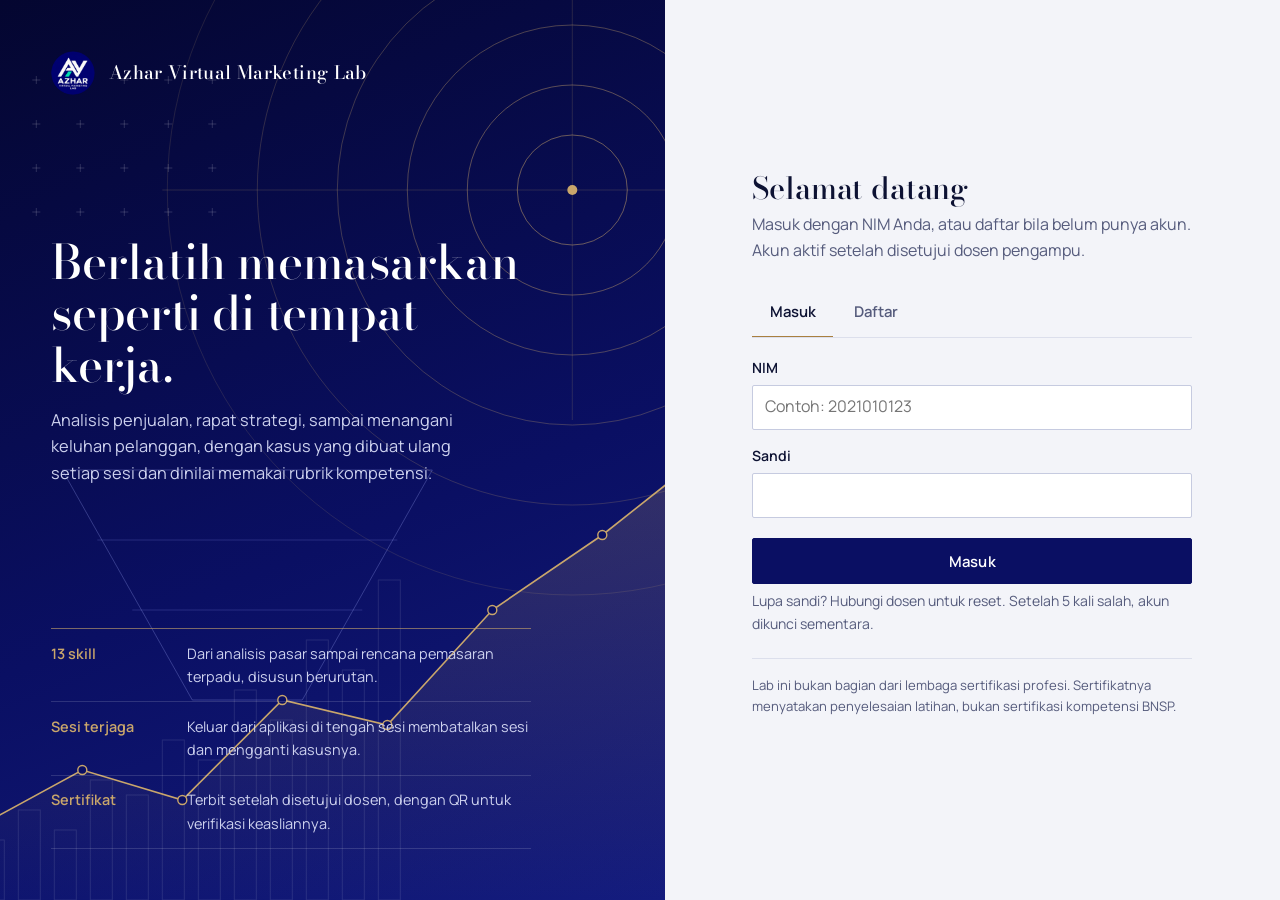
<file: index.html>
<!doctype html>
<html lang="id">
<head>
<meta charset="utf-8">
<meta name="viewport" content="width=device-width,initial-scale=1,viewport-fit=cover">
<title>Virtual Lab Marketing</title>
<meta name="description" content="Ruang riset dan pelatihan marketing: simulasi, analitik, dan jurnal lab untuk mahasiswa.">
<meta name="theme-color" content="#000171">
<meta name="apple-mobile-web-app-capable" content="yes">
<meta name="mobile-web-app-capable" content="yes">
<meta name="apple-mobile-web-app-title" content="Azhar Lab">
<link rel="manifest" href="manifest.webmanifest">
<link rel="icon" href="icons/icon-192.png">
<link rel="apple-touch-icon" href="icons/apple-touch-icon.png">
<link rel="preconnect" href="https://fonts.googleapis.com">
<link rel="preconnect" href="https://fonts.gstatic.com" crossorigin>
<link href="https://fonts.googleapis.com/css2?family=Bodoni+Moda:opsz,wght@6..96,400;6..96,500;6..96,600&family=Manrope:wght@400;500;600;700&display=swap" rel="stylesheet">
<link rel="stylesheet" href="css/style.css">
</head>
<body>
<header class="topbar">
  <a class="brand" href="#/"><img class="logo" src="assets/logo.png" alt="" width="30" height="30"><span>Azhar Virtual <b>Marketing Lab</b></span></a>
  <nav id="nav" aria-label="Navigasi utama"></nav>
  <button id="installBtn" class="btn small" hidden>Pasang</button>
</header>
<main id="view" tabindex="-1"></main>
<footer id="foot"></footer>
<div id="toast" role="status" aria-live="polite"></div>
<noscript><p style="padding:1rem">Aplikasi ini memerlukan JavaScript.</p></noscript>
<script src="config.js"></script>
<script src="js/core.js"></script>
<script src="js/ui.js"></script>
<script src="js/mod-ads.js"></script>
<script src="js/mod-market.js"></script>
<script src="js/mod-analytics.js"></script>
<script src="js/mod-research.js"></script>
<script src="js/mod-strategy.js"></script>
<script src="js/mod-funnel.js"></script>
<script src="js/skills-data.js"></script>
<script src="js/vendor/qrcode.js"></script>
<script src="js/mod-ai.js"></script>
<script src="js/api.js"></script>
<script src="js/auth.js"></script>
<script src="js/skills.js"></script>
<script src="js/cert.js"></script>
<script src="js/app.js"></script>
</body>
</html>
</file>
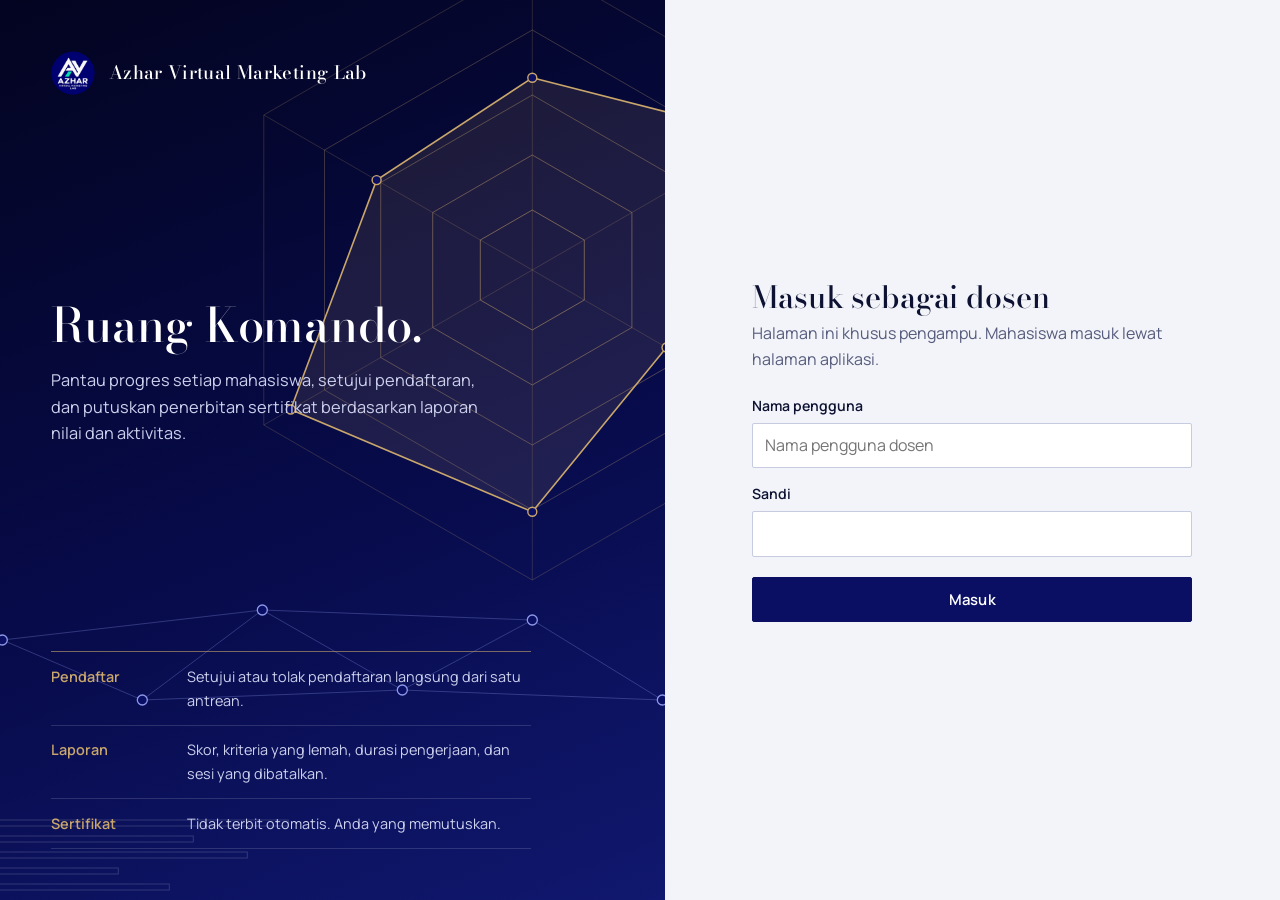
<file: dosen.html>
<!doctype html>
<html lang="id">
<head>
<meta charset="utf-8">
<meta name="viewport" content="width=device-width,initial-scale=1,viewport-fit=cover">
<meta name="robots" content="noindex,nofollow">
<title>Ruang Komando · Azhar Virtual Marketing Lab</title>
<meta name="theme-color" content="#000171">
<link rel="icon" href="icons/icon-192.png">
<link rel="manifest" href="manifest-dosen.webmanifest">
<link rel="apple-touch-icon" href="icons/apple-touch-icon.png">
<meta name="apple-mobile-web-app-capable" content="yes">
<meta name="apple-mobile-web-app-title" content="Ruang Komando">
<link rel="preconnect" href="https://fonts.googleapis.com">
<link rel="preconnect" href="https://fonts.gstatic.com" crossorigin>
<link href="https://fonts.googleapis.com/css2?family=Bodoni+Moda:opsz,wght@6..96,400;6..96,500;6..96,600&family=Manrope:wght@400;500;600;700&display=swap" rel="stylesheet">
<link rel="stylesheet" href="css/style.css">
</head>
<body class="dosen">
<header class="topbar">
  <span class="brand"><img class="logo" src="assets/logo.png" alt="" width="30" height="30"><span>Azhar Virtual <b>Marketing Lab</b></span></span>
  <nav id="who" aria-label="Akun dosen" style="margin-left:auto;display:flex;gap:.6rem;align-items:center"></nav>
</header>
<main id="view" tabindex="-1"></main>
<footer id="foot"></footer>
<div id="toast" role="status" aria-live="polite"></div>
<noscript><p style="padding:1rem">Halaman ini memerlukan JavaScript.</p></noscript>
<script src="config.js"></script>
<script src="js/core.js"></script>
<script src="js/ui.js"></script>
<script src="js/mod-ads.js"></script>
<script src="js/mod-market.js"></script>
<script src="js/mod-analytics.js"></script>
<script src="js/mod-research.js"></script>
<script src="js/mod-strategy.js"></script>
<script src="js/mod-funnel.js"></script>
<script src="js/dosen.js"></script>
</body>
</html>
</file>
<file: css/style.css>
/* Azhar Virtual Marketing Lab — tema biru malam dan kuningan */
:root{
  --serif:"Bodoni Moda","Didot","Playfair Display","Hoefler Text",Georgia,serif;
  --sans:"Manrope",system-ui,-apple-system,"Segoe UI",Roboto,sans-serif;
  --paper:#F3F4F9; --card:#FFFFFF; --ink:#0D1233; --muted:#555B7C; --line:#DCDFEC; --line2:#C6CBE0;
  --brand:#0A0F63; --brand-deep:#050838; --brand-ink:#FFFFFF; --gold:#A97F3F; --gold-hi:#C9A66B; --accent:#A97F3F;
  --soft:#ECEEF8; --note:#F4EEE1; --good:#1C6B4D; --bad:#9B2C2C; --warn:#8A6420;
  --bg:var(--paper); --radius:3px; --shadow:none;
}
@media (prefers-color-scheme:dark){
  :root{--paper:#070A27; --card:#0E1340; --ink:#ECEBF3; --muted:#A5AACA; --line:#232A63; --line2:#323A7C; --brand:#C9A66B; --brand-ink:#0A0F3A; --gold:#C9A66B; --accent:#C9A66B;
    --soft:#141A52; --note:#1B1F55; --good:#5FC59B; --bad:#F29A9A; --warn:#E0B866}
}
*{box-sizing:border-box}
html{-webkit-text-size-adjust:100%}
body{margin:0;background:var(--paper);color:var(--ink);font:400 16px/1.62 var(--sans);padding-bottom:env(safe-area-inset-bottom);-webkit-font-smoothing:antialiased}
h1,h2,h3,h4{margin:0 0 .5rem;line-height:1.25}
h1,h2{font-family:var(--serif);font-weight:500;letter-spacing:-.005em}
h1{font-size:clamp(1.7rem,3.2vw,2.3rem);line-height:1.15} h2{font-size:1.45rem} h3{font-size:1.02rem;font-weight:700} h4{font-size:.95rem;font-weight:700}
p{margin:.4rem 0 .85rem}
a{color:var(--brand)} @media (prefers-color-scheme:dark){a{color:var(--gold-hi)}}
.muted{color:var(--muted)} .small{font-size:.875rem}
::selection{background:var(--gold-hi);color:#050838}

/* Bilah atas */
.topbar{position:sticky;top:0;z-index:20;display:flex;align-items:center;gap:1rem;padding:.7rem clamp(1rem,3vw,2rem);padding-top:calc(.7rem + env(safe-area-inset-top));background:var(--brand-deep);color:#fff;border-bottom:1px solid rgba(201,166,107,.55)}
.brand{display:flex;align-items:center;gap:.65rem;color:inherit;text-decoration:none;white-space:nowrap;font-family:var(--serif);font-size:1.12rem;font-weight:500;letter-spacing:.01em}
.brand b{font-weight:600;color:var(--gold-hi)}
.logo{width:32px;height:32px;border-radius:50%;display:block}
#nav{display:flex;gap:.2rem;overflow-x:auto;margin-left:auto;scrollbar-width:none}
#nav a{color:#CDD1EE;text-decoration:none;padding:.4rem .75rem;font-size:.9rem;font-weight:500;white-space:nowrap;border-bottom:2px solid transparent}
#nav a:hover{color:#fff}
#nav a.on{color:#fff;border-bottom-color:var(--gold-hi)}
.badge{display:inline-block;min-width:1.2rem;padding:0 .35rem;margin-left:.3rem;background:var(--gold-hi);color:#050838;font-size:.72rem;font-weight:700;text-align:center;border-radius:2px}
main{max-width:1040px;margin:0 auto;padding:1.6rem clamp(1rem,3vw,2rem) 3.5rem;outline:none}

/* Panel */
.card{background:var(--card);border:1px solid var(--line);border-radius:var(--radius);padding:1.25rem 1.4rem;margin:0 0 1rem}
.card.err{border-left:3px solid var(--bad);background:var(--card);color:var(--bad)}
.card.note{background:var(--note);border:0;border-left:3px solid var(--gold);color:var(--ink)}
.card.verified{border:1px solid var(--line);border-left:3px solid var(--good);background:var(--card)}
.card h2{margin-bottom:.4rem}

/* Pita judul (dasbor) */
.band,.hero{position:relative;overflow:hidden;background:linear-gradient(150deg,#040630 0%,#0A0F63 62%,#141C7E 100%);color:#fff;border:0;border-radius:var(--radius);padding:2.2rem clamp(1.2rem,3vw,2.2rem) 3.4rem;margin:0 0 1rem}
.band-art{position:absolute;inset:0;pointer-events:none} .band-art svg,.band-art .art{width:100%;height:100%;display:block} @media(max-width:640px){.band-art{opacity:.35}}
.band-in{position:relative;max-width:46rem}
.band h1,.hero h1{color:#fff;margin-bottom:.5rem} .band p,.hero p{color:#CDD1EE;margin:0;max-width:40rem}
.hero{padding-bottom:2.2rem} .hero .muted{color:#CDD1EE}
.band + .kpis{margin-top:-2.2rem;position:relative;z-index:2;margin-left:clamp(.6rem,2vw,1.4rem);margin-right:clamp(.6rem,2vw,1.4rem)}

/* Angka ringkas */
.kpis{display:grid;gap:1px;grid-template-columns:repeat(auto-fit,minmax(150px,1fr));margin:1rem 0 1.4rem;background:var(--line);border:1px solid var(--line);border-radius:var(--radius);overflow:hidden}
.kpi{background:var(--card);padding:.95rem 1.15rem;border-radius:0}
.kpi .v{display:block;font-family:var(--serif);font-size:1.75rem;font-weight:500;line-height:1.15;word-break:break-word}
.kpi .l{display:block;font-size:.8rem;color:var(--muted);margin-top:.15rem}
.kpi.good .v{color:var(--good)} .kpi.bad .v{color:var(--bad)}

/* Modul Lab Bebas */
.grid{display:grid;gap:1rem;grid-template-columns:repeat(auto-fill,minmax(260px,1fr))}
.mod{display:flex;flex-direction:column;gap:.4rem;text-decoration:none;color:inherit;background:var(--card);border:1px solid var(--line);border-top:3px solid var(--brand);border-radius:var(--radius);padding:1.1rem 1.2rem;transition:border-color .15s,transform .15s}
.mod:hover{border-top-color:var(--gold);transform:translateY(-2px)}
.mod .ic{display:none}
.mod h3{margin:0;font-family:var(--serif);font-size:1.2rem;font-weight:500}
.tags{display:flex;flex-wrap:wrap;gap:.3rem;margin-top:auto;padding-top:.5rem}
.tag{font-size:.74rem;padding:.08rem .5rem;border:1px solid var(--line2);border-radius:2px;color:var(--muted);background:none}
.chips{display:flex;flex-wrap:wrap;gap:.4rem;margin:.5rem 0 1.2rem}
.chip{border:1px solid var(--line2);background:var(--card);color:var(--ink);border-radius:2px;padding:.35rem .85rem;font:inherit;font-size:.88rem;cursor:pointer}
.chip.on{background:var(--brand);color:var(--brand-ink);border-color:var(--brand)}

/* Tombol */
.btn{font:inherit;font-size:.93rem;font-weight:600;letter-spacing:.01em;padding:.6rem 1.2rem;border-radius:2px;border:1px solid var(--line2);background:var(--card);color:var(--ink);cursor:pointer;min-height:44px;transition:border-color .15s,background .15s,box-shadow .15s}
.btn:hover{border-color:var(--brand)}
.btn.primary{background:var(--brand);color:var(--brand-ink);border-color:var(--brand)}
.btn.primary:hover{box-shadow:inset 0 -3px 0 var(--gold-hi)}
.btn.danger{color:var(--bad);border-color:var(--bad);background:transparent}
.btn.ghost{background:transparent}
.btn.small{min-height:34px;padding:.3rem .75rem;font-size:.84rem}
.btn[disabled]{opacity:.5;cursor:not-allowed}
.topbar .btn{background:transparent;color:#fff;border-color:rgba(255,255,255,.35)}
.topbar .btn:hover{border-color:var(--gold-hi)}
.row{display:flex;flex-wrap:wrap;gap:.5rem;align-items:center;margin:.7rem 0} .row.end{justify-content:flex-end}

/* Formulir */
.fld{display:block;margin:0 0 .95rem}
.lbl{display:block;font-weight:600;font-size:.88rem;margin-bottom:.3rem}
.hint{display:block;color:var(--muted);font-size:.8rem;margin-top:.25rem}
input,select,textarea{width:100%;font:inherit;color:var(--ink);background:var(--card);border:1px solid var(--line2);border-radius:2px;padding:.55rem .75rem;min-height:44px}
textarea{resize:vertical}
input:focus,select:focus,textarea:focus{outline:none;border-color:var(--gold);box-shadow:0 0 0 3px rgba(169,127,63,.28)}
.btn:focus-visible,.chip:focus-visible,a:focus-visible,.tab:focus-visible{outline:2px solid var(--gold);outline-offset:2px}
input[type=checkbox]{width:auto;min-height:0;margin-right:.45rem;accent-color:var(--brand)}
.cols{display:grid;gap:.9rem;grid-template-columns:repeat(auto-fit,minmax(210px,1fr))}

/* Tab */
.tabs{display:flex;gap:.2rem;overflow-x:auto;border-bottom:1px solid var(--line);margin-bottom:1.2rem;scrollbar-width:none}
.tab{font:inherit;font-weight:600;font-size:.93rem;background:none;border:none;border-bottom:2px solid transparent;margin-bottom:-1px;padding:.8rem 1.1rem;color:var(--muted);cursor:pointer;white-space:nowrap}
.tab:hover{color:var(--ink)}
.tab.on{color:var(--ink);border-bottom-color:var(--gold)}

/* Tabel */
.tbl-wrap{overflow-x:auto;margin:.5rem 0}
table{border-collapse:collapse;width:100%;font-size:.88rem}
th,td{padding:.7rem .8rem;border-bottom:1px solid var(--line);text-align:left;white-space:nowrap}
th{font-weight:700;font-size:.78rem;color:var(--muted);border-bottom:1px solid var(--line2);letter-spacing:.02em}
tbody tr:hover td{background:var(--soft)}
td.num,th.num{text-align:right}
tr.total td{font-weight:700;background:var(--soft)}

/* Grafik batang */
.bars{display:grid;gap:.6rem;margin:.6rem 0}
.bar{display:grid;grid-template-columns:minmax(110px,32%) 1fr auto;gap:.8rem;align-items:center;font-size:.86rem}
.bar .track{background:var(--soft);border-radius:0;height:10px;overflow:hidden}
.bar .fill{height:100%;background:var(--brand);border-radius:0} .bar .fill.neg{background:var(--bad)}
@media (prefers-color-scheme:dark){.bar .fill{background:var(--gold-hi)}}
pre.out{background:var(--soft);padding:.9rem 1rem;border-radius:2px;overflow:auto;white-space:pre-wrap;font:inherit;font-size:.9rem;border-left:3px solid var(--gold)}
.ok{color:var(--good)} .warn{color:var(--warn)} .bad{color:var(--bad)}

/* Dialog dan notifikasi */
.modal-back{position:fixed;inset:0;background:rgba(5,8,56,.62);z-index:50;display:flex;align-items:center;justify-content:center;padding:1rem}
.modal{background:var(--card);border:1px solid var(--line);border-top:3px solid var(--gold);border-radius:var(--radius);padding:1.4rem;width:min(540px,100%);max-height:90vh;overflow:auto}
#toast{position:fixed;left:50%;bottom:calc(1.2rem + env(safe-area-inset-bottom));transform:translate(-50%,20px);background:var(--brand-deep);color:#fff;padding:.7rem 1.1rem;border-left:3px solid var(--gold-hi);border-radius:2px;opacity:0;pointer-events:none;transition:.2s;z-index:60;max-width:90vw;font-size:.9rem}
#toast.show{opacity:1;transform:translate(-50%,0)}
#foot{max-width:1040px;margin:0 auto;padding:1.2rem clamp(1rem,3vw,2rem);color:var(--muted);font-size:.8rem;border-top:1px solid var(--line)}
.entry{border-left:3px solid var(--gold);padding-left:1rem;margin:0 0 1rem}
.entry h3{margin:0 0 .15rem}
.legend{display:flex;gap:1rem;flex-wrap:wrap;font-size:.8rem;color:var(--muted)}
.heat td{text-align:center}

/* Status */
.pill{display:inline-block;padding:.04rem .55rem;border:1px solid currentColor;border-radius:2px;font-size:.74rem;font-weight:600;background:transparent;color:var(--muted)}
.pill.st-approved{color:var(--good)} .pill.st-pending{color:var(--warn)} .pill.st-rejected,.pill.st-blocked{color:var(--bad)}

/* Obrolan AI */
.chat{display:flex;flex-direction:column;gap:.6rem;max-height:52vh;overflow:auto;padding:.6rem 0}
.bub{max-width:86%;padding:.6rem .85rem;border-radius:2px;line-height:1.45;white-space:pre-wrap}
.bub.me{align-self:flex-end;background:var(--brand);color:var(--brand-ink)}
.bub.ai{align-self:flex-start;background:var(--soft);border-left:2px solid var(--gold)}
.bub.err{align-self:center;background:transparent;color:var(--bad);border:1px solid var(--bad);font-size:.85rem}

/* Jalur skill: garis vertikal dengan simpul berurutan */
.path{position:relative;display:grid;margin-top:.4rem}
.skill{position:relative;display:grid;grid-template-columns:3.1rem 1fr;gap:1.2rem;text-decoration:none;color:inherit;padding:1.15rem 0 1.5rem;background:none;border:0;border-radius:0}
.skill::before{content:"";position:absolute;left:1.55rem;top:0;bottom:0;width:1px;background:var(--line2)}
.skill:first-child::before{top:2.6rem} .skill:last-child::before{bottom:auto;height:2.6rem;top:0}
.skill .no{position:relative;z-index:1;width:3.1rem;height:3.1rem;border-radius:50%;border:1px solid var(--line2);background:var(--paper);display:grid;place-items:center;font-family:var(--serif);font-size:1.25rem;color:var(--muted);flex:none}
.skill.open .no{border-color:var(--brand);color:var(--brand);box-shadow:0 0 0 4px rgba(10,15,99,.08)}
.skill.done .no{background:var(--brand);border-color:var(--brand);color:#fff}
.skill.wait .no{border-color:var(--gold);color:var(--gold);box-shadow:0 0 0 4px rgba(169,127,63,.14)}
.skill.locked{opacity:.55}
.skill .body{display:flex;flex-direction:column;gap:.3rem;min-width:0;padding-top:.2rem}
.skill .body b{font-family:var(--serif);font-size:1.3rem;font-weight:500;line-height:1.2}
.skill:not(.locked):hover .body b{text-decoration:underline;text-decoration-color:var(--gold);text-underline-offset:5px;text-decoration-thickness:1px}
.dots{display:flex;gap:.35rem;margin:.35rem 0 .1rem}
.dot{width:.85rem;height:.85rem;border:1px solid var(--line2);border-radius:1px;font-size:0;line-height:0;display:block}
.dot.open{border-color:var(--brand)} .dot.done{background:var(--gold);border-color:var(--gold)}
@media (prefers-color-scheme:dark){.skill.open .no{border-color:var(--gold-hi);color:var(--gold-hi)} .skill.done .no{background:var(--gold-hi);border-color:var(--gold-hi);color:#050838}}
.mission{display:block;text-decoration:none;color:inherit} .mission:hover{border-color:var(--brand)} .mission.locked{opacity:.5} .mission.done{border-left:3px solid var(--good)}
.result{display:flex;gap:1.2rem;align-items:center}
.score{font-family:var(--serif);font-size:3.4rem;font-weight:500;line-height:1;min-width:5rem;text-align:center} .score.good{color:var(--good)} .score.bad{color:var(--bad)}
.crit{margin:.8rem 0;padding-bottom:.8rem;border-bottom:1px solid var(--line)} .crit .small{margin-top:.25rem}
.track{height:.5rem;background:var(--soft);border-radius:0;overflow:hidden} .track .fill{height:100%;background:var(--brand);border-radius:0}
.barrow{display:grid;grid-template-columns:8.5rem 1fr 4.5rem;gap:.6rem;align-items:center;margin:.4rem 0;font-size:.9rem}
.scrollx{overflow-x:auto} .scrollx table{min-width:520px}
.svgwrap svg{width:100%;height:auto;max-height:70vh;border-radius:2px;border:1px solid var(--line)}
.q .opt{display:block;padding:.5rem .2rem;cursor:pointer}
.certcanvas{border:1px solid var(--line);border-radius:2px;box-shadow:0 10px 36px rgba(5,8,56,.2);background:#fff}
.certrow{display:block;text-decoration:none;color:inherit;border-left:3px solid var(--gold)}
.video .vstage svg{width:100%;height:auto;border-radius:2px;display:block}
.vcap{font-weight:600;margin:.4rem 0 .1rem}
.installbar{display:flex;gap:.75rem;align-items:center;justify-content:space-between;background:var(--brand-deep);color:#fff;padding:.65rem 1rem;font-size:.9rem;border-bottom:1px solid rgba(201,166,107,.5)}
.installbar .btn{background:var(--gold-hi);color:#050838;border:0;font-weight:700}
.installbar button.x{background:transparent;color:#fff;border:0;font-size:1.2rem}
@media (max-width:560px){main{padding:1rem .85rem 3rem} .brand span:last-child{display:none} .bar{grid-template-columns:96px 1fr auto} .barrow{grid-template-columns:6rem 1fr 3.6rem} .result{flex-direction:column;align-items:flex-start}
  .skill{grid-template-columns:2.6rem 1fr;gap:.9rem} .skill .no{width:2.6rem;height:2.6rem;font-size:1.05rem} .skill::before{left:1.3rem} .skill:first-child::before{top:2.2rem} .skill:last-child::before{height:2.2rem}
  .band,.hero{padding:1.6rem 1.1rem 3rem}}
@media print{.topbar,#nav,#foot,.btn,.tabs,#toast,.no-print{display:none!important} body{background:#fff;color:#000} .card{border-color:#999;break-inside:avoid}}

/* Sesi terjaga: cegah seleksi/salin teks kasus */
.secure{-webkit-user-select:none;user-select:none;-webkit-touch-callout:none}
.secure textarea,.secure input[type=text],.secure input[type=password]{-webkit-user-select:text;user-select:text}

/* Panel masuk dua kolom */
body.gated .topbar,body.gated #foot,body.gated .installbar{display:none}
body.gated main{max-width:none;padding:0}
.gate{display:grid;grid-template-columns:minmax(0,1.08fr) minmax(0,1fr);min-height:100vh;min-height:100dvh}
.gate-art{position:relative;overflow:hidden;color:#fff;background:linear-gradient(158deg,#040630 0%,#0A0F63 58%,#141C7E 100%);padding:clamp(1.6rem,4vw,3.2rem);display:flex;flex-direction:column;justify-content:space-between;gap:2rem}
.gate-art.dosen{background:linear-gradient(158deg,#030420 0%,#070B4A 55%,#10186F 100%)}
.gate-svg{position:absolute;inset:0;pointer-events:none} .gate-svg svg{width:100%;height:100%;display:block}
.gate-art>*:not(.gate-svg){position:relative;z-index:1}
.gate-top{display:flex;align-items:center;gap:.85rem}
.gate-top .logo{width:44px;height:44px}
.gate-name{font-family:var(--serif);font-size:1.15rem;font-weight:500;letter-spacing:.02em}
.gate-mid{max-width:30rem}
.gate-mid h1{color:#fff;font-size:clamp(2rem,3.7vw,3.25rem);line-height:1.08;margin-bottom:1rem}
.gate-mid p{color:#CDD1EE;font-size:1.02rem;max-width:27rem;margin:0}
.gate-facts{list-style:none;margin:0;padding:0;border-top:1px solid rgba(201,166,107,.6);max-width:30rem}
.gate-facts li{display:grid;grid-template-columns:7.5rem 1fr;gap:1rem;padding:.8rem 0;border-bottom:1px solid rgba(255,255,255,.14);font-size:.9rem}
.gate-facts b{font-weight:600;color:var(--gold-hi)} .gate-facts span{color:#CDD1EE}
.gate-form{background:var(--paper);padding:clamp(1.6rem,5vw,4.5rem);display:flex;align-items:center}
.gate-form-in{width:min(440px,100%);margin:0 auto}
.gate-form h2{font-size:1.9rem;margin-bottom:.3rem}
.gate-form .lede{color:var(--muted);margin:0 0 1.4rem}
.gate-form .card{border:0;background:none;padding:0;margin:0}
.gate-form .card.err{border-left:3px solid var(--bad);padding:.7rem .9rem;margin-top:1rem;background:var(--card)}
.gate-form .card.note{padding:.7rem .9rem;margin-top:1rem}
.gate-form .btn.primary{width:100%;margin-top:.3rem}
.gate-foot{color:var(--muted);font-size:.82rem;margin-top:1.4rem;border-top:1px solid var(--line);padding-top:1rem}
@media (max-width:860px){
  .gate{grid-template-columns:1fr}
  .gate-art{padding:1.4rem 1.3rem 1.8rem;gap:1.2rem}
  .gate-mid h1{font-size:1.9rem;margin-bottom:.6rem} .gate-mid p{font-size:.95rem}
  .gate-facts{display:none}
  .gate-form{padding:1.6rem 1.3rem 2.4rem;align-items:flex-start}
}
@media (prefers-reduced-motion:reduce){*{transition:none!important}}

/* Kartu kunci Gemini */
.keycard{background:var(--card,#fff);border:1px solid var(--line,#d9dcea);border-left:4px solid var(--gold,#A97F3F);padding:1.1rem 1.25rem;margin:0 0 1.25rem;border-radius:3px}
.keycard.need{border-left-color:#B3402F;box-shadow:0 0 0 1px rgba(179,64,47,.25)}
.keycard.ok{border-left-color:#1F7A4D}
.keycard .kc-head{display:flex;align-items:center;gap:.7rem;margin-bottom:.4rem}
.keycard h3{margin:0;font-family:'Bodoni Moda',Georgia,serif;font-weight:500;font-size:1.2rem}
.keycard .kc-badge{font-size:.72rem;font-weight:700;letter-spacing:.04em;padding:.15rem .5rem;border-radius:2px;color:#fff;background:#B3402F}
.keycard.ok .kc-badge{background:#1F7A4D}
.keycard input[type=password]{width:100%}
.keycard .chk{display:flex;gap:.5rem;align-items:flex-start;margin:.5rem 0}
.keycard .btn{margin-top:.4rem}
</file>
